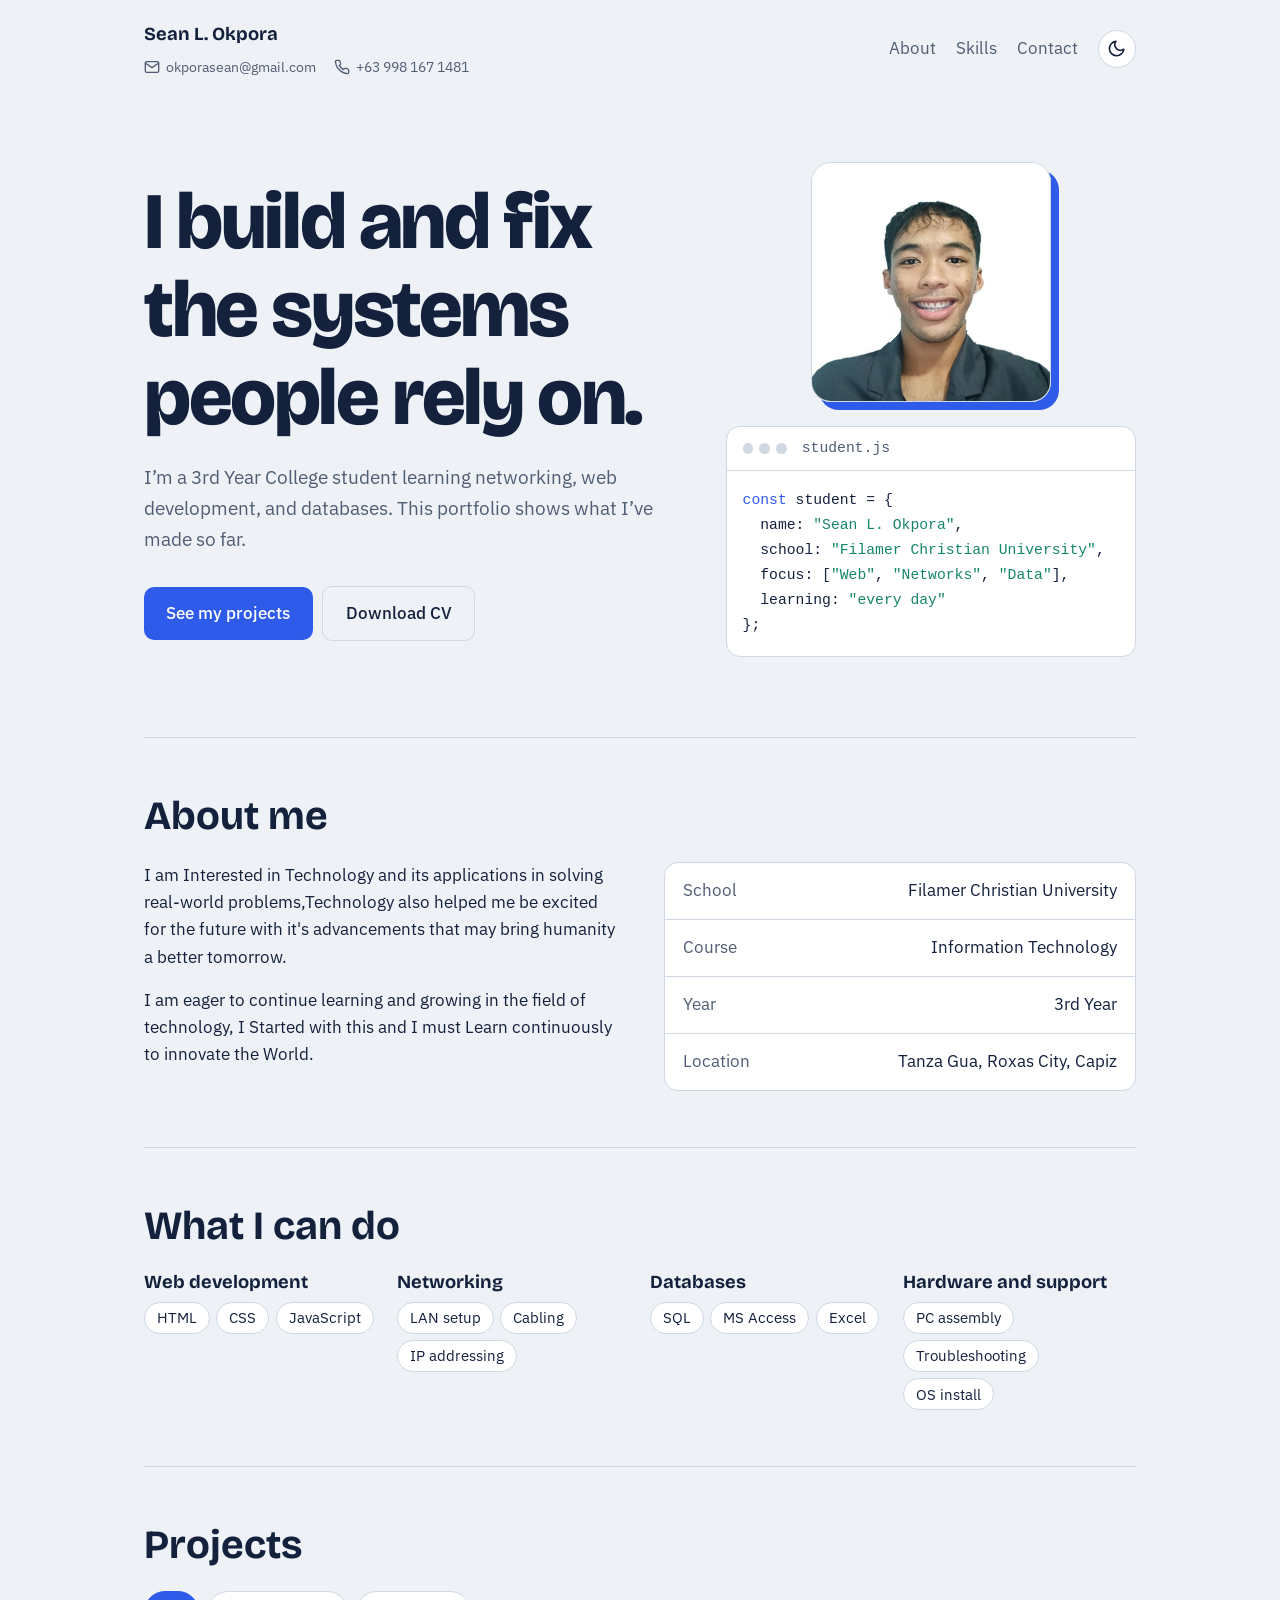
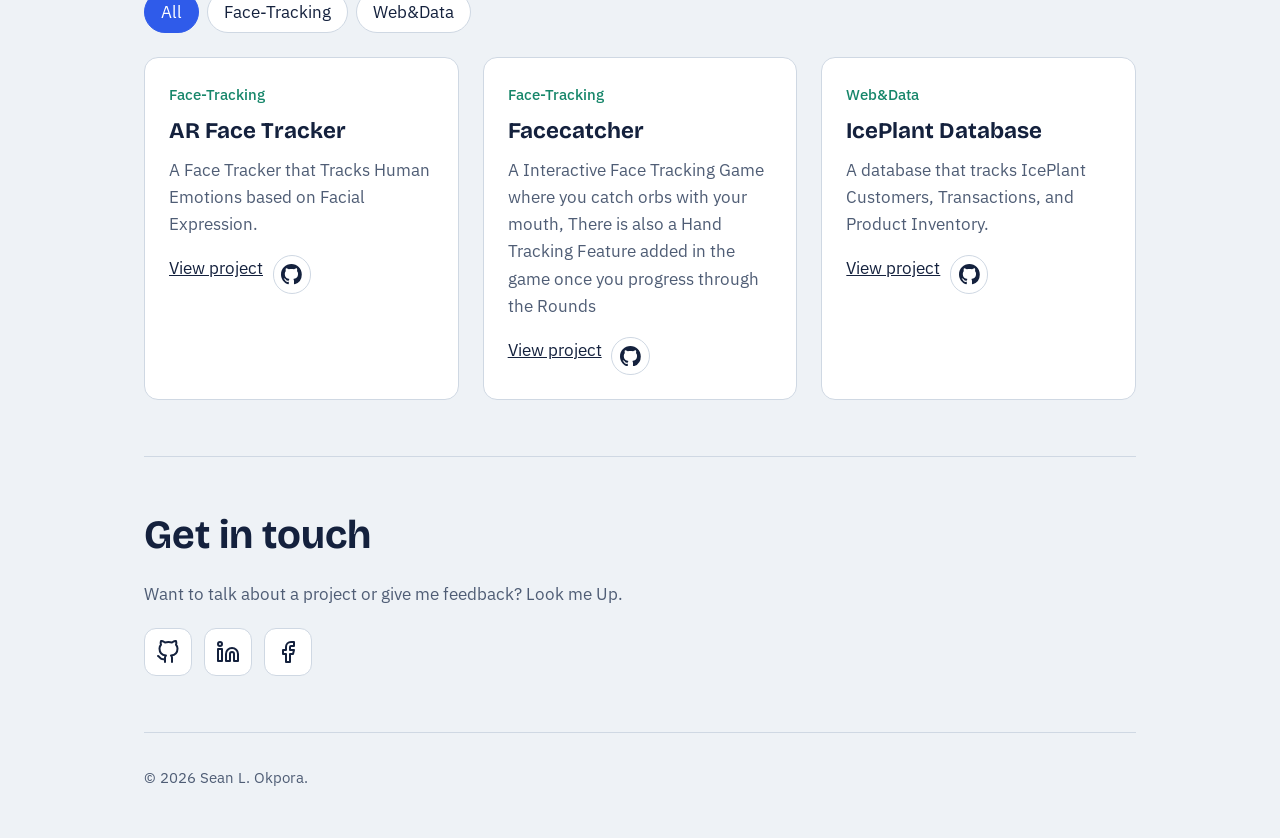
<file: index.html>
<!DOCTYPE html>
<html lang="en">
<head>
<meta charset="utf-8">
<meta name="viewport" content="width=device-width, initial-scale=1, viewport-fit=cover">
<title>Sean L. Okpora – IT Student Portfolio</title>
<link rel="preconnect" href="https://fonts.googleapis.com">
<link href="https://fonts.googleapis.com/css2?family=Bricolage+Grotesque:wght@500;700;800&family=IBM+Plex+Sans:wght@400;500&display=swap" rel="stylesheet">
<link rel="stylesheet" href="style.css">
</head>
<body>
<div class="wrap">
  <header class="nav">
    <div class="brand">
  <strong>Sean L. Okpora</strong>
  <div class="contact-line">
    <a href="mailto:okporasean@gmail.com">
      <svg viewBox="0 0 24 24" aria-hidden="true"><path d="M4 4h16c1.1 0 2 .9 2 2v12c0 1.1-.9 2-2 2H4c-1.1 0-2-.9-2-2V6c0-1.1.9-2 2-2z"/><polyline points="22,6 12,13 2,6"/></svg>
      okporasean@gmail.com
    </a>
    <a href="tel:+639981671481">
      <svg viewBox="0 0 24 24" aria-hidden="true"><path d="M22 16.92v3a2 2 0 0 1-2.18 2 19.79 19.79 0 0 1-8.63-3.07 19.5 19.5 0 0 1-6-6 19.79 19.79 0 0 1-3.07-8.67A2 2 0 0 1 4.11 2h3a2 2 0 0 1 2 1.72 12.84 12.84 0 0 0 .7 2.81 2 2 0 0 1-.45 2.11L8.09 9.91a16 16 0 0 0 6 6l1.27-1.27a2 2 0 0 1 2.11-.45 12.84 12.84 0 0 0 2.81.7A2 2 0 0 1 22 16.92z"/></svg>
      +63 998 167 1481
    </a>
  </div>
</div>
    <nav>
      <a class="hide-sm" href="#about">About</a>
      <a class="hide-sm" href="#skills">Skills</a>
      <a href="#contact">Contact</a>
      <button class="theme" id="theme" aria-label="Switch to dark mode">
  <svg class="i-moon" viewBox="0 0 24 24" aria-hidden="true"><path d="M21 12.79A9 9 0 1 1 11.21 3 7 7 0 0 0 21 12.79z"/></svg>
  <svg class="i-sun" viewBox="0 0 24 24" aria-hidden="true"><circle cx="12" cy="12" r="4"/><path d="M12 2v2M12 20v2M4.9 4.9l1.4 1.4M17.7 17.7l1.4 1.4M2 12h2M20 12h2M4.9 19.1l1.4-1.4M17.7 6.3l1.4-1.4"/></svg>
</button>
    </nav>
  </header>

  <main>
    <div class="hero">
      <div>
        <h1>I build and fix the systems people rely on.</h1>
        <p class="lead">I’m a 3rd Year College student learning networking, web development, and databases. This portfolio shows what I’ve made so far.</p>
        <a class="btn" href="#projects">See my projects</a><a class="btn alt" href="Sean_Okpora_Resume.pdf" download="Sean_Okpora_Resume.pdf">Download CV</a>
      </div>


      <div class="hero-side">
  <figure class="portrait">
    <img src="photo.jpg" alt="Portrait of Your Name" width="800" height="1000">
  </figure>
      <div class="panel" aria-hidden="true">
        <div class="bar"><span class="dot"></span><span class="dot"></span><span class="dot"></span>&nbsp;student.js</div>
<pre><span class="k">const</span> student = {
  name: <span class="s">"Sean L. Okpora"</span>,
  school: <span class="s">"Filamer Christian University"</span>,
  focus: [<span class="s">"Web"</span>, <span class="s">"Networks"</span>, <span class="s">"Data"</span>],
  learning: <span class="s">"every day"</span>
};</pre>
      </div>
    </div>

  </div>

    <section id="about">
      <h2>About me</h2>
      <div class="about">
        <div>
          <p>I am Interested in Technology and its applications in solving real-world problems,Technology also helped me be excited for the future with it's advancements that may bring humanity a better tomorrow.</p>
          <p>I am eager to continue learning and growing in the field of technology, I Started with this and I must Learn continuously to innovate the World.</p>
        </div>
        <ul class="facts">
          <li><span>School</span> Filamer Christian University</li>
          <li><span>Course</span> Information Technology</li>
          <li><span>Year</span> 3rd Year</li>
          <li><span>Location</span> Tanza Gua, Roxas City, Capiz</li>
        </ul>
      </div>
    </section>

    <section id="skills">
      <h2>What I can do</h2>
      <div class="skills">
        <div class="skill"><h3>Web development</h3><div class="chips"><span class="chip">HTML</span><span class="chip">CSS</span><span class="chip">JavaScript</span></div></div>
        <div class="skill"><h3>Networking</h3><div class="chips"><span class="chip">LAN setup</span><span class="chip">Cabling</span><span class="chip">IP addressing</span></div></div>
        <div class="skill"><h3>Databases</h3><div class="chips"><span class="chip">SQL</span><span class="chip">MS Access</span><span class="chip">Excel</span></div></div>
        <div class="skill"><h3>Hardware and support</h3><div class="chips"><span class="chip">PC assembly</span><span class="chip">Troubleshooting</span><span class="chip">OS install</span></div></div>
      </div>
    </section>

    <section id="projects">
      <h2>Projects</h2>
      <div class="filters" role="group" aria-label="Filter projects">
        <button aria-pressed="true" data-f="all">All</button>
        <button aria-pressed="false" data-f="web">Face-Tracking</button>
        <button aria-pressed="false" data-f="data">Web&Data</button>
      </div>
      <div class="projects">
        <article class="proj" data-c="web">
          <span class="tag">Face-Tracking</span>
          <h3>AR Face Tracker</h3>
          <p>A Face Tracker that Tracks Human Emotions based on Facial Expression.</p>
          <div class="card-links">
  <a href="facetracker.html">View project</a>
  <a class="gh-link" href="https://github.com/seangit-byte/AR-FACE-TRACKER/blob/main/face_tracking.py" aria-label="GitHub" title="GitHub">
  <svg viewBox="0 0 16 16" aria-hidden="true"><path d="M8 0C3.58 0 0 3.58 0 8c0 3.54 2.29 6.53 5.47 7.59.4.07.55-.17.55-.38 0-.19-.01-.82-.01-1.49-2.01.37-2.53-.49-2.69-.94-.09-.23-.48-.94-.82-1.13-.28-.15-.68-.52-.01-.53.63-.01 1.08.58 1.23.82.72 1.21 1.87.87 2.33.66.07-.52.28-.87.51-1.07-1.78-.2-3.64-.89-3.64-3.95 0-.87.31-1.59.82-2.15-.08-.2-.36-1.02.08-2.12 0 0 .67-.21 2.2.82.64-.18 1.32-.27 2-.27.68 0 1.36.09 2 .27 1.53-1.04 2.2-.82 2.2-.82.44 1.1.16 1.92.08 2.12.51.56.82 1.27.82 2.15 0 3.07-1.87 3.75-3.65 3.95.29.25.54.73.54 1.48 0 1.07-.01 1.93-.01 2.2 0 .21.15.46.55.38A8.013 8.013 0 0016 8c0-4.42-3.58-8-8-8z"/></svg>
</a>
</div>
        </article>
        <article class="proj" data-c="web">
          <span class="tag">Face-Tracking</span>
          <h3>Facecatcher</h3>
          <p>A Interactive Face Tracking Game where you catch orbs with your mouth, There is also a Hand Tracking Feature added in the game once you progress through the Rounds</p>
          <div class="card-links">
  <a href="facecatcher.html">View project</a>
  <a class="gh-link" href="https://github.com/seangit-byte/FACE-HAND-TRACKING/blob/main/facecatcher.py" aria-label="GitHub" title="GitHub">
  <svg viewBox="0 0 16 16" aria-hidden="true"><path d="M8 0C3.58 0 0 3.58 0 8c0 3.54 2.29 6.53 5.47 7.59.4.07.55-.17.55-.38 0-.19-.01-.82-.01-1.49-2.01.37-2.53-.49-2.69-.94-.09-.23-.48-.94-.82-1.13-.28-.15-.68-.52-.01-.53.63-.01 1.08.58 1.23.82.72 1.21 1.87.87 2.33.66.07-.52.28-.87.51-1.07-1.78-.2-3.64-.89-3.64-3.95 0-.87.31-1.59.82-2.15-.08-.2-.36-1.02.08-2.12 0 0 .67-.21 2.2.82.64-.18 1.32-.27 2-.27.68 0 1.36.09 2 .27 1.53-1.04 2.2-.82 2.2-.82.44 1.1.16 1.92.08 2.12.51.56.82 1.27.82 2.15 0 3.07-1.87 3.75-3.65 3.95.29.25.54.73.54 1.48 0 1.07-.01 1.93-.01 2.2 0 .21.15.46.55.38A8.013 8.013 0 0016 8c0-4.42-3.58-8-8-8z"/></svg>
</a>
</div>
        </article>
        <article class="proj" data-c="data">
          <span class="tag">Web&Data</span>
          <h3>IcePlant Database</h3>
          <p>A database that tracks IcePlant Customers, Transactions, and Product Inventory.</p>
         <div class="card-links">
  <a href="iceplant.html">View project</a>
  <a class="gh-link" href="https://github.com/seangit-byte/ICEPLANT-DATABASE" aria-label="GitHub" title="GitHub">
    <svg viewBox="0 0 16 16" aria-hidden="true"><path d="M8 0C3.58 0 0 3.58 0 8c0 3.54 2.29 6.53 5.47 7.59.4.07.55-.17.55-.38 0-.19-.01-.82-.01-1.49-2.01.37-2.53-.49-2.69-.94-.09-.23-.48-.94-.82-1.13-.28-.15-.68-.52-.01-.53.63-.01 1.08.58 1.23.82.72 1.21 1.87.87 2.33.66.07-.52.28-.87.51-1.07-1.78-.2-3.64-.89-3.64-3.95 0-.87.31-1.59.82-2.15-.08-.2-.36-1.02.08-2.12 0 0 .67-.21 2.2.82.64-.18 1.32-.27 2-.27.68 0 1.36.09 2 .27 1.53-1.04 2.2-.82 2.2-.82.44 1.1.16 1.92.08 2.12.51.56.82 1.27.82 2.15 0 3.07-1.87 3.75-3.65 3.95.29.25.54.73.54 1.48 0 1.07-.01 1.93-.01 2.2 0 .21.15.46.55.38A8.013 8.013 0 0016 8c0-4.42-3.58-8-8-8z"/></svg>
  </a>
</div>
        </article>
      </div>
    </section>

    <section id="contact" class="contact">
      <h2>Get in touch</h2>
      <p>Want to talk about a project or give me feedback? Look me Up.</p>
      <div class="links">
  <a class="icon-link" href="https://github.com/seangit-byte" aria-label="GitHub">
  <svg viewBox="0 0 24 24" aria-hidden="true"><path d="M9 19c-5 1.5-5-2.5-7-3m14 6v-3.87a3.37 3.37 0 0 0-.94-2.61c3.14-.35 6.44-1.54 6.44-7A5.44 5.44 0 0 0 20 4.77 5.07 5.07 0 0 0 19.91 1S18.73.65 16 2.48a13.38 13.38 0 0 0-7 0C6.27.65 5.09 1 5.09 1A5.07 5.07 0 0 0 5 4.77a5.44 5.44 0 0 0-1.5 3.78c0 5.42 3.3 6.61 6.44 7A3.37 3.37 0 0 0 9 18.13V22"/></svg>
</a>
  <a class="icon-link" href="https://www.linkedin.com/in/sean-okpora-joblink/" aria-label="LinkedIn">
    <svg viewBox="0 0 24 24" aria-hidden="true"><path d="M16 8a6 6 0 0 1 6 6v7h-4v-7a2 2 0 0 0-2-2 2 2 0 0 0-2 2v7h-4v-7a6 6 0 0 1 6-6z"/><rect x="2" y="9" width="4" height="12"/><circle cx="4" cy="4" r="2"/></svg>
  </a>
  <a class="icon-link" href="https://www.facebook.com/kidkid.okpora" aria-label="Facebook">
    <svg viewBox="0 0 24 24" aria-hidden="true"><path d="M18 2h-3a5 5 0 0 0-5 5v3H7v4h3v8h4v-8h3l1-4h-4V7a1 1 0 0 1 1-1h3z"/></svg>
  </a>
</div>
    </section>
  </main>

  <footer>© 2026 Sean L. Okpora.</footer>
</div>

<script>
(function(){
  var root=document.documentElement, btn=document.getElementById('theme');
  function dark(){return root.dataset.theme==='dark'||(!root.dataset.theme&&matchMedia('(prefers-color-scheme: dark)').matches)}
  function label(){
  var d=dark();
  btn.dataset.mode=d?'dark':'light';
  btn.setAttribute('aria-label',d?'Switch to light mode':'Switch to dark mode');
}
  label();
  btn.onclick=function(){root.dataset.theme=dark()?'light':'dark';label()};
  var fs=document.querySelectorAll('.filters button'), ps=document.querySelectorAll('.proj');
  fs.forEach(function(b){b.onclick=function(){
    fs.forEach(function(x){x.setAttribute('aria-pressed',x===b)});
    ps.forEach(function(p){p.hidden=b.dataset.f!=='all'&&p.dataset.c!==b.dataset.f});
  }});
})();
</script>
</body>
</html>
</file>
<file: style.css>
:root{
  color-scheme:light;
  --bg:#eef2f6; --surface:#ffffff; --ink:#14213d; --muted:#4f5d75; --line:#cfd8e3;
  --accent:#2f5bea; --accent-ink:#ffffff; --mint:#16866a;
  box-sizing:border-box; padding-top:env(safe-area-inset-top,0px); padding-bottom:env(safe-area-inset-bottom,0px);
}
@media (prefers-color-scheme:dark){
  :root:not([data-theme="light"]){
    color-scheme:dark;
    --bg:#0f1829; --surface:#18243a; --ink:#e8eefb; --muted:#9fb0cc; --line:#2a3a57;
    --accent:#7d9bff; --accent-ink:#0f1829; --mint:#4cd1ac;
  }
}
:root[data-theme="dark"]{
  color-scheme:dark;
  --bg:#0f1829; --surface:#18243a; --ink:#e8eefb; --muted:#9fb0cc; --line:#2a3a57;
  --accent:#7d9bff; --accent-ink:#0f1829; --mint:#4cd1ac;
}
html{scroll-padding-top:env(safe-area-inset-top,0px);scroll-behavior:smooth}
*{box-sizing:border-box}
body{margin:0;background:var(--bg);color:var(--ink);font:400 1.0625rem/1.6 "IBM Plex Sans",system-ui,sans-serif}
h1,h2,h3{font-family:"Bricolage Grotesque","IBM Plex Sans",sans-serif;line-height:1.1;margin:0}
a{color:inherit}
:focus-visible{outline:3px solid var(--accent);outline-offset:3px}
.wrap{max-width:1040px;margin:0 auto;padding:0 1.5rem}
header.nav{display:flex;justify-content:space-between;align-items:center;padding:1.25rem 0}
.nav strong{font-family:"Bricolage Grotesque",sans-serif;font-size:1.15rem}
.nav nav{display:flex;gap:1.25rem;align-items:center}
.nav a{text-decoration:none;color:var(--muted)}
.nav a:hover{color:var(--ink)}
button{font:inherit;cursor:pointer}
.theme{border:1px solid var(--line);background:var(--surface);color:var(--ink);border-radius:999px;padding:.3rem .8rem}

.hero{padding:4rem 0 5rem;display:grid;grid-template-columns:1.3fr 1fr;gap:3rem;align-items:center}
.hero h1{font-size:clamp(2.6rem,7vw,5rem);font-weight:800;letter-spacing:-.03em}
.hero p.lead{max-width:34rem;color:var(--muted);font-size:1.2rem;margin:1.25rem 0 2rem}
.btn{display:inline-block;background:var(--accent);color:var(--accent-ink);padding:.8rem 1.4rem;border-radius:10px;text-decoration:none;font-weight:500;margin-right:.6rem}
.btn.alt{background:transparent;color:var(--ink);border:1px solid var(--line)}
.panel{background:var(--surface);border:1px solid var(--line);border-radius:14px;overflow:hidden;font-family:ui-monospace,Menlo,Consolas,monospace;font-size:.92rem}
.panel .bar{padding:.6rem 1rem;border-bottom:1px solid var(--line);color:var(--muted);display:flex;gap:.4rem;align-items:center}
.panel .dot{width:.65rem;height:.65rem;border-radius:50%;background:var(--line)}
.panel pre{margin:0;padding:1.1rem 1rem;white-space:pre-wrap;line-height:1.7}
.k{color:var(--accent)} .s{color:var(--mint)}
.cursor{display:inline-block;width:.55em;height:1em;background:var(--ink);vertical-align:-.15em;animation:blink 1.1s steps(1) infinite}
@keyframes blink{50%{opacity:0}}

section{padding:3.5rem 0;border-top:1px solid var(--line)}
section h2{font-size:clamp(1.8rem,4vw,2.5rem);margin-bottom:1.5rem}
.about{display:grid;grid-template-columns:1fr 1fr;gap:3rem}
.about p{margin:0 0 1rem;max-width:34rem}
.facts{list-style:none;margin:0;padding:0;border:1px solid var(--line);border-radius:14px;background:var(--surface)}
.facts li{display:flex;justify-content:space-between;gap:1rem;padding:.9rem 1.1rem;border-bottom:1px solid var(--line)}
.facts li:last-child{border:0}
.facts span{color:var(--muted)}

.skills{display:grid;grid-template-columns:repeat(auto-fit,minmax(220px,1fr));gap:1.25rem}
.skill h3{font-size:1.15rem;margin-bottom:.6rem}
.chips{display:flex;flex-wrap:wrap;gap:.4rem}
.chip{border:1px solid var(--line);background:var(--surface);border-radius:999px;padding:.2rem .75rem;font-size:.92rem}

.filters{display:flex;gap:.5rem;flex-wrap:wrap;margin-bottom:1.5rem}
.filters button{border:1px solid var(--line);background:var(--surface);color:var(--ink);border-radius:999px;padding:.4rem 1rem}
.filters button[aria-pressed="true"]{background:var(--accent);color:var(--accent-ink);border-color:var(--accent)}
.projects{display:grid;grid-template-columns:repeat(auto-fit,minmax(290px,1fr));gap:1.5rem}
.proj{background:var(--surface);border:1px solid var(--line);border-radius:14px;padding:1.5rem;display:flex;flex-direction:column;gap:.8rem}
.proj[hidden]{display:none}
.proj .tag{color:var(--mint);font-weight:500;font-size:.95rem}
.proj h3{font-size:1.4rem}
.proj p{margin:0;color:var(--muted)}
.proj .chips{margin-top:auto}

.contact p{max-width:34rem;color:var(--muted)}
.links{display:flex;flex-wrap:wrap;gap:.75rem;margin-top:1.25rem}
footer{padding:2rem 0 3rem;color:var(--muted);border-top:1px solid var(--line);font-size:.95rem}
@media (max-width:760px){
  .hero,.about{grid-template-columns:1fr;gap:2rem}
  .hero{padding-top:2rem}
  .nav nav a.hide-sm{display:none}
}
@media (prefers-reduced-motion:reduce){.cursor{animation:none}html{scroll-behavior:auto}}

.icon-link{
  width:3rem;height:3rem;display:grid;place-items:center;
  border:1px solid var(--line);border-radius:12px;
  background:var(--surface);color:var(--ink);
}
.icon-link:hover{background:var(--accent);color:var(--accent-ink);border-color:var(--accent)}
.icon-link svg{
  width:1.5rem;height:1.5rem;
  fill:none;stroke:currentColor;stroke-width:2;
  stroke-linecap:round;stroke-linejoin:round;
}

.hero-side{display:flex;flex-direction:column;gap:1.5rem;align-items:center}
.portrait{margin:0;width:100%;max-width:240px}
.portrait img{
  display:block;width:100%;height:auto;aspect-ratio:1 / 1;object-fit:cover;object-position:top;
  border-radius:20px;border:1px solid var(--line);
  box-shadow:8px 8px 0 var(--accent);
}
.hero-side .panel{width:100%}
@media (max-width:760px){
  .portrait{max-width:200px}
}

.theme{width:2.4rem;height:2.4rem;padding:0;display:grid;place-items:center}
.theme svg{
  width:1.2rem;height:1.2rem;
  fill:none;stroke:currentColor;stroke-width:2;
  stroke-linecap:round;stroke-linejoin:round;
}
.theme .i-sun{display:none}
.theme[data-mode="dark"] .i-sun{display:block}
.theme[data-mode="dark"] .i-moon{display:none}

.facts{align-self:start}

.brand{display:flex;flex-direction:column;gap:.35rem}
.contact-line{display:flex;flex-wrap:wrap;gap:.3rem 1.1rem;font-size:.9rem}
.contact-line a{display:inline-flex;align-items:center;gap:.4rem;color:var(--muted);text-decoration:none}
.contact-line a:hover{color:var(--ink)}
.contact-line svg{
  width:1rem;height:1rem;flex:none;
  fill:none;stroke:currentColor;stroke-width:2;
  stroke-linecap:round;stroke-linejoin:round;
}

.card-links{display:flex;flex-wrap:wrap;gap:.6rem;margin-top:.25rem}

.gh-link{
  display:inline-grid;place-items:center;
  width:2.4rem;height:2.4rem;
  border:1px solid var(--line);border-radius:999px;
  background:var(--surface);color:var(--ink);
}
.gh-link:hover{background:var(--accent);color:var(--accent-ink);border-color:var(--accent)}
.gh-link svg{width:1.3rem;height:1.3rem;fill:currentColor}
</file>
